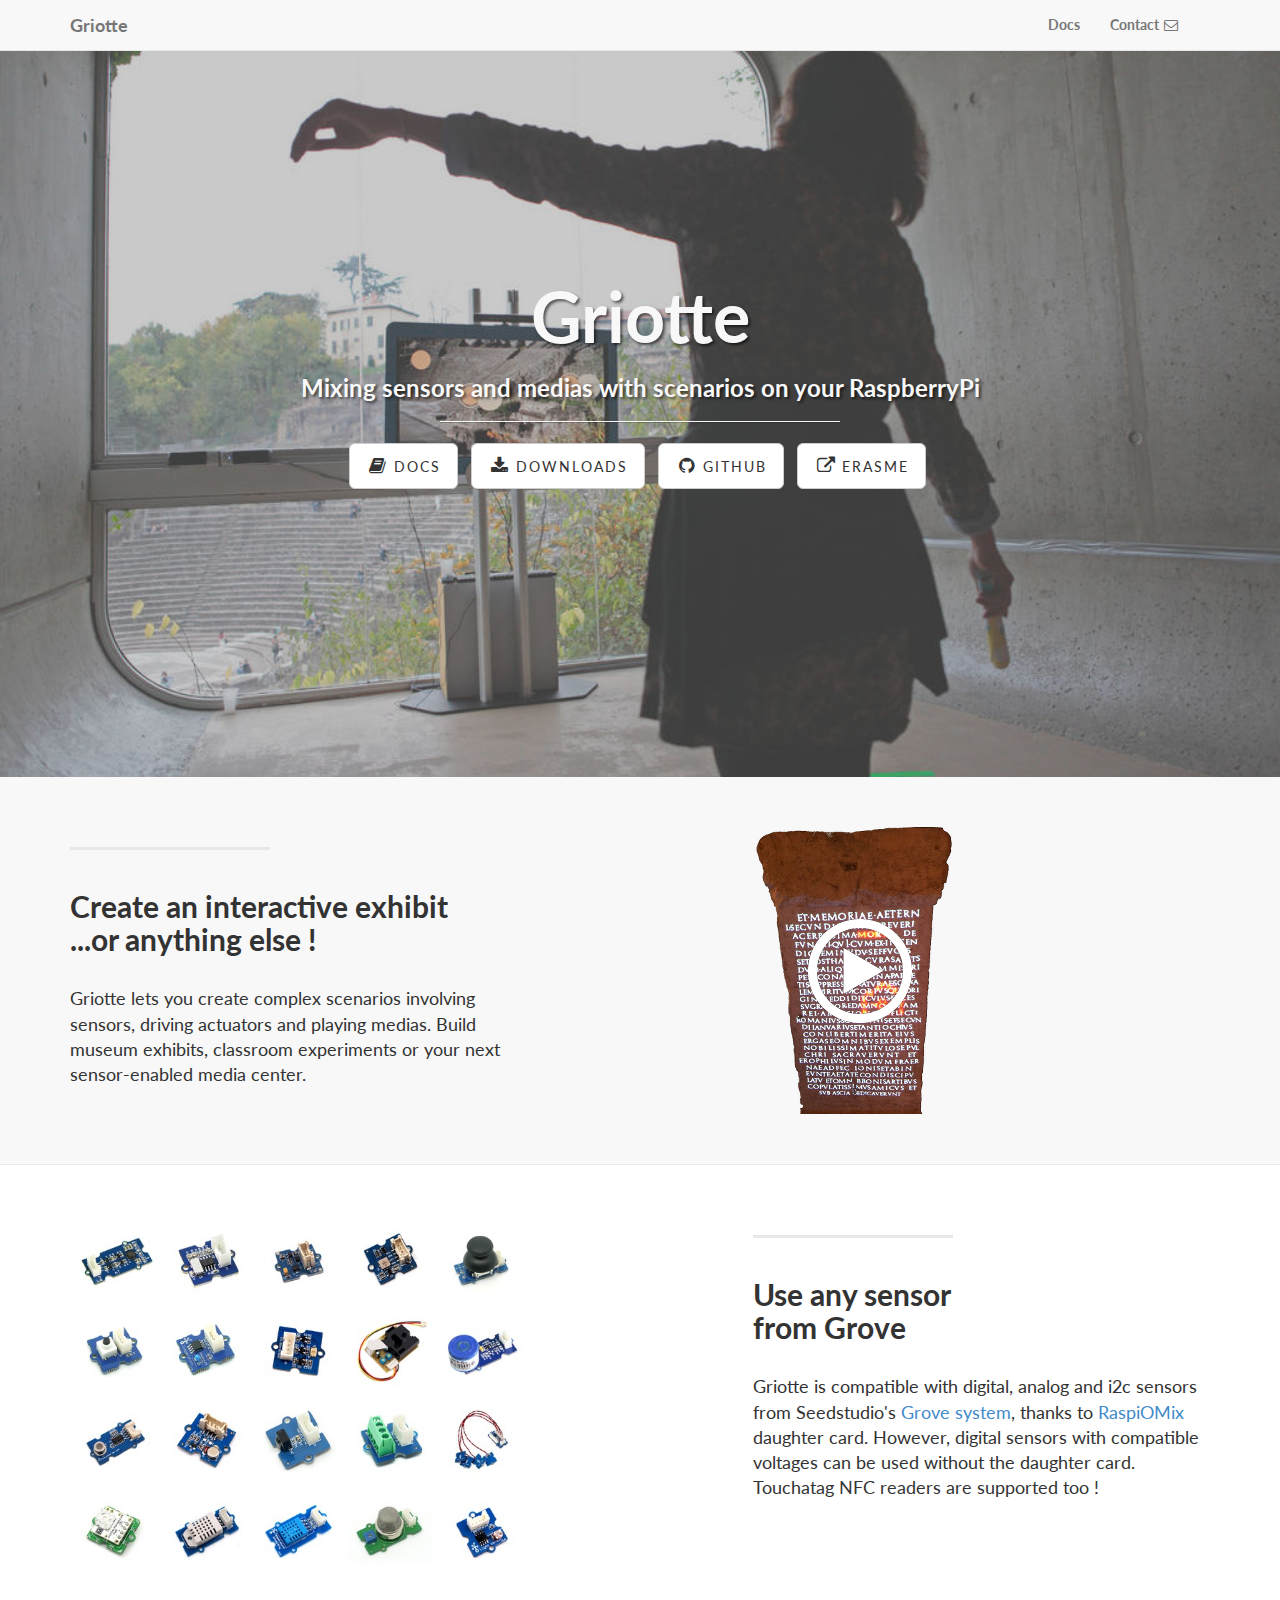
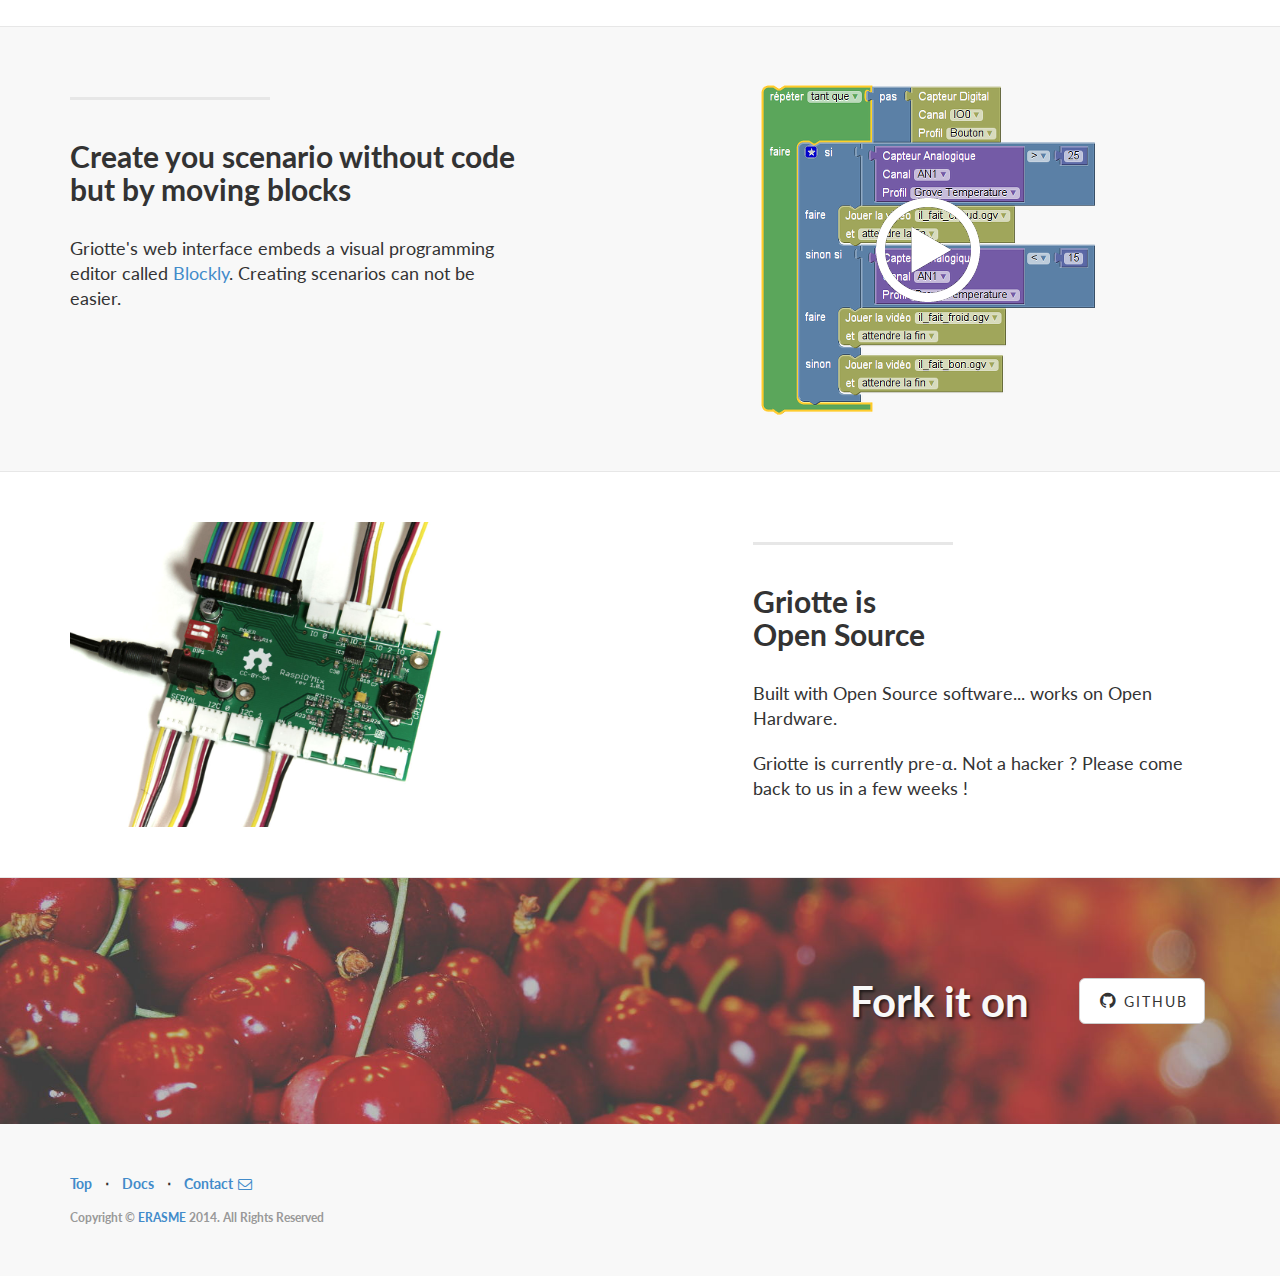
<file: index.html>
<!DOCTYPE html>
<html lang="en">
  <head>
    <meta charset="utf-8">
    <meta name="viewport" content="width=device-width, initial-scale=1.0">
    <meta name="description" content="Griotte : mixing sensors and medias with scenarios on your RaspberryPi">
    <meta name="author" content="ERASME">

    <title>Griotte : mixing sensors and medias with scenarios on your RaspberryPi</title>

    <link rel="icon" type="image/png" href="img/cherry.png" />
    <!-- Bootstrap core CSS -->
    <link href="css/bootstrap.css" rel="stylesheet">

    <!-- Custom Google Web Font -->
    <link href="font-awesome/css/font-awesome.min.css" rel="stylesheet">
    <link href='http://fonts.googleapis.com/css?family=Lato:100,300,400,700,900,100italic,300italic,400italic,700italic,900italic' rel='stylesheet' type='text/css'>

    <!-- Add custom CSS here -->
    <link href="css/landing-page.css" rel="stylesheet">

    <!-- Add fancyBox -->
    <link rel="stylesheet" href="fancybox/source/jquery.fancybox.css?v=2.1.5" type="text/css" media="screen" />


    <link rel="stylesheet" href="fancybox/source/helpers/jquery.fancybox-buttons.css?v=1.0.5" type="text/css" media="screen" />
    <link rel="stylesheet" href="fancybox/source/helpers/jquery.fancybox-thumbs.css?v=1.0.7" type="text/css" media="screen" />

  </head>

  <body>
    <nav class="navbar navbar-default navbar-fixed-top" role="navigation">
      <div class="container">
        <div class="navbar-header">
          <button type="button" class="navbar-toggle" data-toggle="collapse" data-target=".navbar-ex1-collapse">
            <span class="sr-only">Toggle navigation</span>
            <span class="icon-bar"></span>
            <span class="icon-bar"></span>
            <span class="icon-bar"></span>
          </button>
          <a class="navbar-brand" href="#">Griotte</a>
        </div>

        <!-- Collect the nav links, forms, and other content for toggling -->
        <div class="collapse navbar-collapse navbar-right navbar-ex1-collapse">
          <ul class="nav navbar-nav">
            <li><a target="_blank" href="docs/">Docs</a></li>
            <li><a href="mailto:mblanc@erasme.org">Contact <i class="fa fa-envelope-o fa-fw"></i></a></li>
          </ul>
        </div><!-- /.navbar-collapse -->
      </div><!-- /.container -->
    </nav>

    <div class="intro-header">

      <div class="container">

        <div class="row">
          <div class="col-lg-12">
            <div class="intro-message">
              <h1>Griotte</h1>
              <h3>Mixing sensors and medias with scenarios on your RaspberryPi</h3>
              <hr class="intro-divider">
              <ul class="list-inline intro-social-buttons">
                <li><a href="docs/" class="btn btn-default btn-lg"><i class="fa fa-book fa-fw"></i> <span class="network-name">Docs</span></a></li>
                <li><a href="downloads/" class="btn btn-default btn-lg"><i class="fa fa-download fa-fw"></i> <span class="network-name">Downloads</span></a></li>
                <li><a href="https://github.com/erasme/griotte" class="btn btn-default btn-lg"><i class="fa fa-github fa-fw"></i> <span class="network-name">Github</span></a></li>
                <li><a href="http://erasme.org" target="_blank" class="btn btn-default btn-lg"><i class="fa fa-external-link fa-fw"></i> <span class="network-name">Erasme</span></a></li>
              </ul>
            </div>
          </div>
        </div>

      </div><!-- /.container -->

    </div><!-- /.intro-header -->

    <div class="content-section-a">

      <div class="container">

        <div class="row">
          <div class="col-lg-5 col-sm-6">
            <hr class="section-heading-spacer">
            <div class="clearfix"></div>
            <h2 class="section-heading">Create an interactive exhibit<br>...or anything else !</h2>
            <p class="lead">Griotte lets you create complex scenarios involving sensors, driving actuators and playing medias.
            Build museum exhibits, classroom experiments or your next sensor-enabled media center.
            </p>
          </div>
          <div class="col-lg-5 col-lg-offset-2 col-sm-6">
            <a id="ifyou" href="http://www.youtube.com/watch?v=juJyP0ZY8G8?autoplay=1&rel=0"><img class="img-responsive" src="img/story.png" alt=""></a>
          </div>
        </div>

      </div><!-- /.container -->

    </div><!-- /.content-section-a -->

    <div class="content-section-b">

      <div class="container">

        <div class="row">
          <div class="col-lg-5 col-lg-offset-1 col-sm-push-6  col-sm-6">
            <hr class="section-heading-spacer">
            <div class="clearfix"></div>
            <h2 class="section-heading">Use any sensor <br>from Grove</h2>
            <p class="lead">Griotte is compatible with digital, analog and i2c sensors from Seedstudio's <a target="_blank"
            href="http://www.seeedstudio.com/wiki/GROVE_System">Grove
          system</a>, thanks to <a target="_blank"
            href="https://github.com/hugokernel/RaspiOMix">RaspiOMix</a> daughter card. However,
          digital sensors with compatible voltages can be used without the daughter card.<br>Touchatag NFC readers are supported too !</p>
          </div>
          <div class="col-lg-5 col-sm-pull-6  col-sm-6">
            <img class="img-responsive" src="img/sensors.jpg" alt="">
          </div>
        </div>

      </div><!-- /.container -->

    </div><!-- /.content-section-b -->

    <div class="content-section-a">

      <div class="container">

        <div class="row">
          <div class="col-lg-5 col-sm-6">
            <hr class="section-heading-spacer">
            <div class="clearfix"></div>
            <h2 class="section-heading">Create you scenario without code<br> but by moving blocks</h2>
            <p class="lead">Griotte's web interface embeds a visual programming editor called <a target="_blank" href="https://code.google.com/p/blockly/">Blockly</a>. Creating scenarios can not be easier.
          </div>
          <div class="col-lg-5 col-lg-offset-2 col-sm-6">
            <a id="ifsce" href="http://www.youtube.com/watch?v=IKY9EGdr7OM?autoplay=1&rel=0"><img class="img-responsive" src="img/scenar.png" alt=""></a>
          </div>
        </div>

      </div><!-- /.container -->

    </div><!-- /.content-section-a -->

    <div class="content-section-b">

      <div class="container">

        <div class="row">
          <div class="col-lg-5 col-lg-offset-1 col-sm-push-6  col-sm-6">
            <hr class="section-heading-spacer">
            <div class="clearfix"></div>
            <h2 class="section-heading">Griotte is <br>Open Source</h2>
            <p class="lead">Built with Open Source software... works on Open Hardware.</p>
            <p class="lead">Griotte is currently pre-&alpha;. Not a hacker ? Please come back to us in a few weeks !</p>
          </div>
          <div class="col-lg-5 col-sm-pull-6  col-sm-6">
            <img class="img-responsive" src="img/raspi.jpg" alt=""></a>
          </div>
        </div>

      </div><!-- /.container -->

    </div><!-- /.content-section-b -->

    <div class="banner">

      <div class="container">

        <div class="row">
          <div class="col-lg-8 col-sm-push-8">
            <h2>Fork it on </h2>
          </div>
          <div class="col-lg-4">
            <ul class="list-inline banner-social-buttons">
              <li><a href="https://github.com/erasme/griotte" class="btn btn-default btn-lg"><i class="fa fa-github fa-fw"></i> <span class="network-name">Github</span></a></li>
            </ul>
          </div>
        </div>

      </div><!-- /.container -->

    </div><!-- /.banner -->

    <footer>
      <div class="container">
        <div class="row">
          <div class="col-lg-12">
            <ul class="list-inline">
              <li><a href="#">Top</a></li>
              <li class="footer-menu-divider">&sdot;</li>
              <li><a target="_blank" href="docs/">Docs</a></li>
              <li class="footer-menu-divider">&sdot;</li>
              <li><a href="mailto:mblanc@erasme.org">Contact <i class="fa fa-envelope-o fa-fw"></i></a></li>
            </ul>
            <p class="copyright text-muted small">Copyright &copy; <a href="http://erasme.org">ERASME</a> 2014. All Rights Reserved</p>
          </div>
        </div>
      </div>
    </footer>

    <!-- JavaScript -->
    <script type="text/javascript" src="js/jquery-1.10.2.js"></script>
    <script type="text/javascript" src="js/bootstrap.js"></script>

    <!-- Fancybox -->
    <script type="text/javascript" src="fancybox/source/jquery.fancybox.pack.js?v=2.1.5"></script>

    <!-- Optionally add helpers - button, thumbnail and/or media -->
    <script type="text/javascript" src="fancybox/source/helpers/jquery.fancybox-buttons.js?v=1.0.5"></script>
    <script type="text/javascript" src="fancybox/source/helpers/jquery.fancybox-media.js?v=1.0.6"></script>
    <script type="text/javascript" src="fancybox/source/helpers/jquery.fancybox-thumbs.js?v=1.0.7"></script>

    <!-- Add mousewheel plugin (this is optional) -->
    <script type="text/javascript" src="fancybox/lib/jquery.mousewheel-3.0.6.pack.js"></script>

    <script>
    $(document).ready(function() {

      $("#ifyou").click(function() {
        $.fancybox({
            'padding'   : 0,
            'autoScale'     : false,
            'transitionIn'  : 'none',
            'transitionOut' : 'none',
            'title'     : this.title,
            'width'     : 600,
            'height'    : 800,
            'href'      : this.href.replace(new RegExp("watch\\?v=", "i"), 'v/'),
            'type'      : 'swf',
            'swf'     : {
            'wmode'    : 'transparent',
            'allowfullscreen' : 'true'
            }
          });

        return false;
      });

      $("#ifsce").click(function() {
        $.fancybox({
            'padding'   : 0,
            'autoScale'     : false,
            'transitionIn'  : 'none',
            'transitionOut' : 'none',
            'title'     : this.title,
            'width'     : 640,
            'height'    : 640,
            'href'      : this.href.replace(new RegExp("watch\\?v=", "i"), 'v/'),
            'type'      : 'swf',
            'swf'     : {
            'wmode'    : 'transparent',
            'allowfullscreen' : 'true'
            }
          });

        return false;
      });
    });

    </script>
  </body>
</html>
</file>
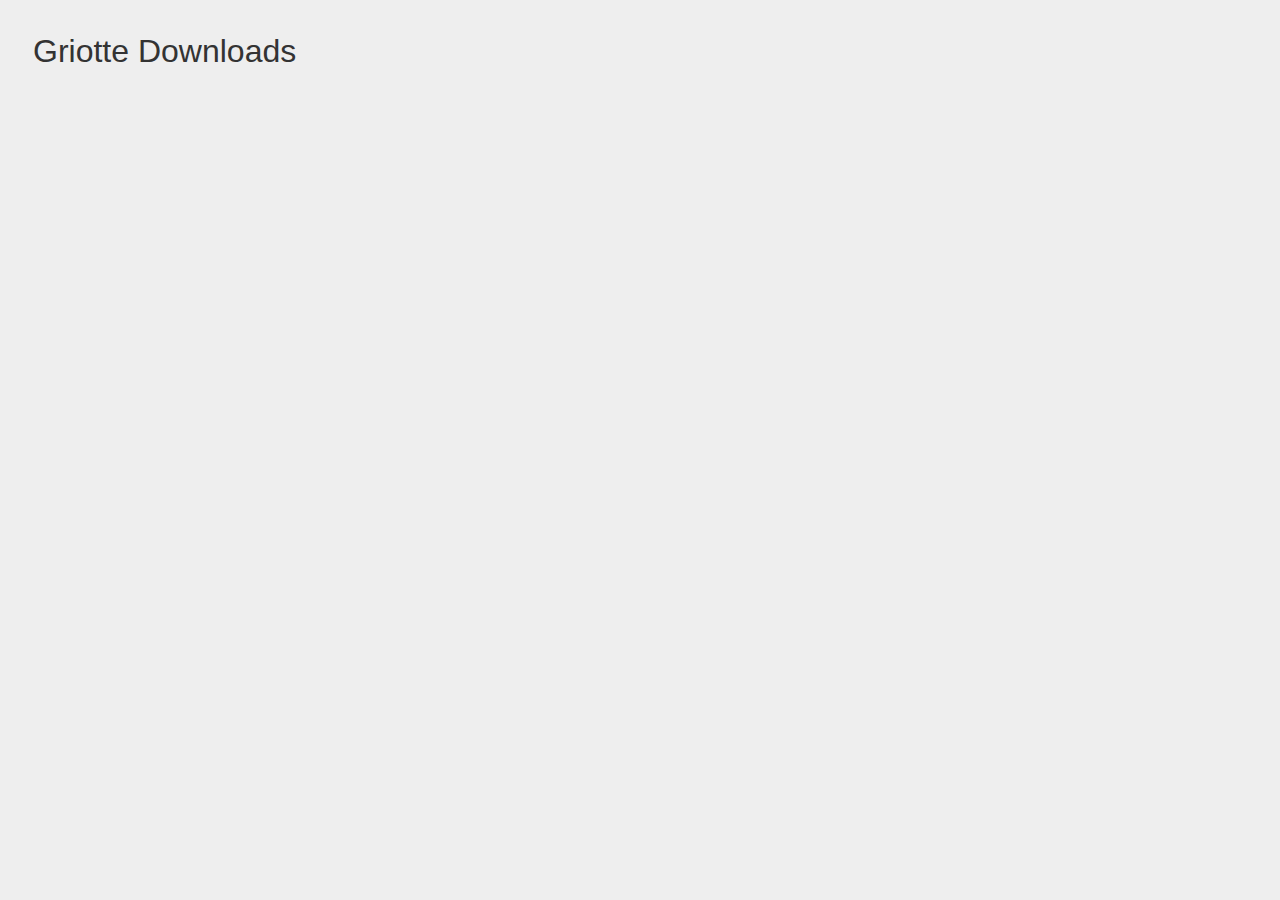
<file: downloads/header.html>
<html>
  <head>
    <link rel="icon" type="image/png" href="../img/cherry.png" />
    <title>Griotte Downloads</title>
    <style type="text/css">
body {
	background: #eee;
	margin: 33px;
	color: #333;
	}
h1 {
	font: 2.0em Arial, sans-serif;
	}
h1 a:hover, h1 a:active {
	text-decoration: none;
	}
a:link {
	text-decoration: none;
	color: #555;
	}
a:visited {
	text-decoration: none;
	color: #777;
	}
a:hover, a:active {
	text-decoration: underline;
	color: maroon;
	}
pre {
	font: 0.9em/1.3em "Courier New", Courier;
	margin: 3px 0;
	color: #777;
	}
pre img {
	display: inline;
	}
img {
	margin: 3px 0;
	}
</style>
	</head>
	<body>
		<h1>Griotte Downloads</h1>
</file>
<file: css/landing-page.css>
body, html {
	height: 100%;
	width: 100%;
}

body, h1, h2, h3, h4, h5, h6 {
	font-family: "Lato", "Helvetica Neue", Helvetica, Arial, sans-serif;
	font-weight: 700;
}

.lead {
	font-size: 18px;
	font-weight: 400;
}

.intro-header {
	padding-top: 50px; /* If you're making other pages, make sure there is 50px of padding to make sure the navbar doesn't overlap content! */
	padding-bottom: 50px;
	color: #f8f8f8;
/*	background: url(../img/intro-bg.jpg) no-repeat center center;*/
	background: url(../img/exp17.jpg) no-repeat center center;
	background-size: cover;
	text-align: center;
}

.intro-message {
	position: relative;
	padding-top: 20%;
	padding-bottom: 20%;
}

.intro-message > h1 {
	margin: 0;
	font-size: 5em;
	text-shadow: 2px 2px 3px rgba(0, 0, 0, 0.6);
}

.intro-divider {
	width: 400px;
	border-top: 1px solid #f8f8f8;
	border-bottom: 1px solid rgba(0, 0, 0, 0.2);
}

.intro-message > h3 {
	text-shadow: 2px 2px 3px rgba(0, 0, 0, 0.6);
}

@media (max-width: 767px) {
	.intro-message {
		padding-bottom: 15%;
	}

	.intro-message > h1 {
		font-size: 3em;
	}

	ul.intro-social-buttons > li {
		display: block;
		margin-bottom: 20px;
		padding: 0;
	}

	ul.intro-social-buttons > li:last-child {
		margin-bottom: 0;
	}

	.intro-divider {
		width: 100%;
	}
}

.network-name {
	text-transform: uppercase;
	font-size: 14px;
	font-weight: 400;
	letter-spacing: 2px;
}

.content-section-a {
	background-color: #f8f8f8;
	padding: 50px 0;
}

.content-section-b {
	border-top: 1px solid #e7e7e7;
	border-bottom: 1px solid #e7e7e7;
	padding: 50px 0;
}

.section-heading {
	margin-bottom: 30px;
}

.section-heading-spacer {
	border-top: 3px solid #e7e7e7;
	width: 200px;
	float: left;
}

.banner {
	padding: 100px 0;
	color: #f8f8f8;
/*	background: url(../img/banner-bg.jpg) no-repeat center center;*/
	background: url(../img/intro-bg.jpg) no-repeat center center;
	background-size: cover;
}

.banner h2 {
	margin: 0;
	text-shadow: 2px 2px 3px rgba(0, 0, 0, 0.6);
	font-size: 3em;
}

.banner ul {
	margin-bottom: 0;
}

.banner-social-buttons {
	float: right;
	margin-top: 0;
}

@media (max-width: 1199px) {
	ul.banner-social-buttons {
		float: left;
		margin-top: 15px;
	}
}

@media (max-width: 767px) {
	.banner h2 {
		margin: 0;
		text-shadow: 2px 2px 3px rgba(0, 0, 0, 0.6);
		font-size: 3em;
	}

	ul.banner-social-buttons > li {
		display: block;
		margin-bottom: 20px;
		padding: 0;
	}

	ul.banner-social-buttons > li:last-child {
		margin-bottom: 0;
	}
}

footer {
	background-color: #f8f8f8;
	padding: 50px 0;
}

p.copyright {
	margin: 15px 0 0;
}
</file>
